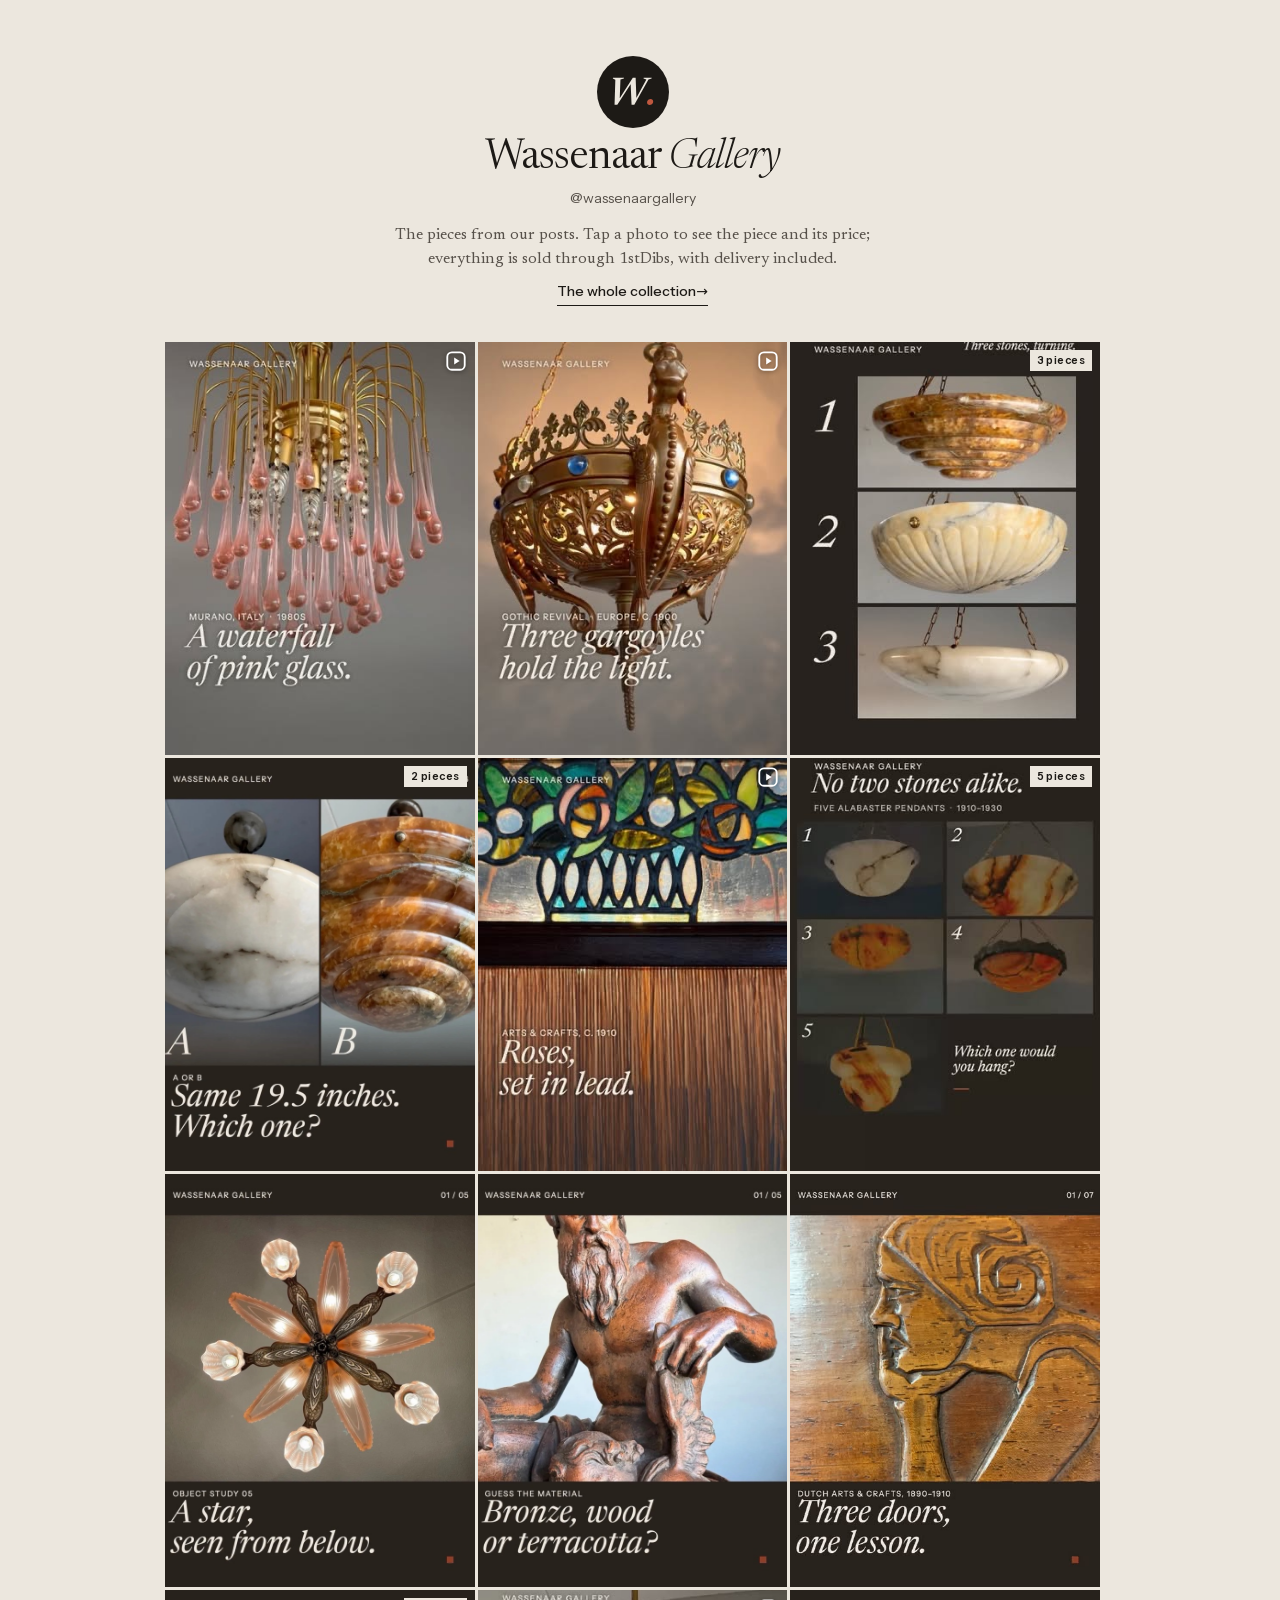
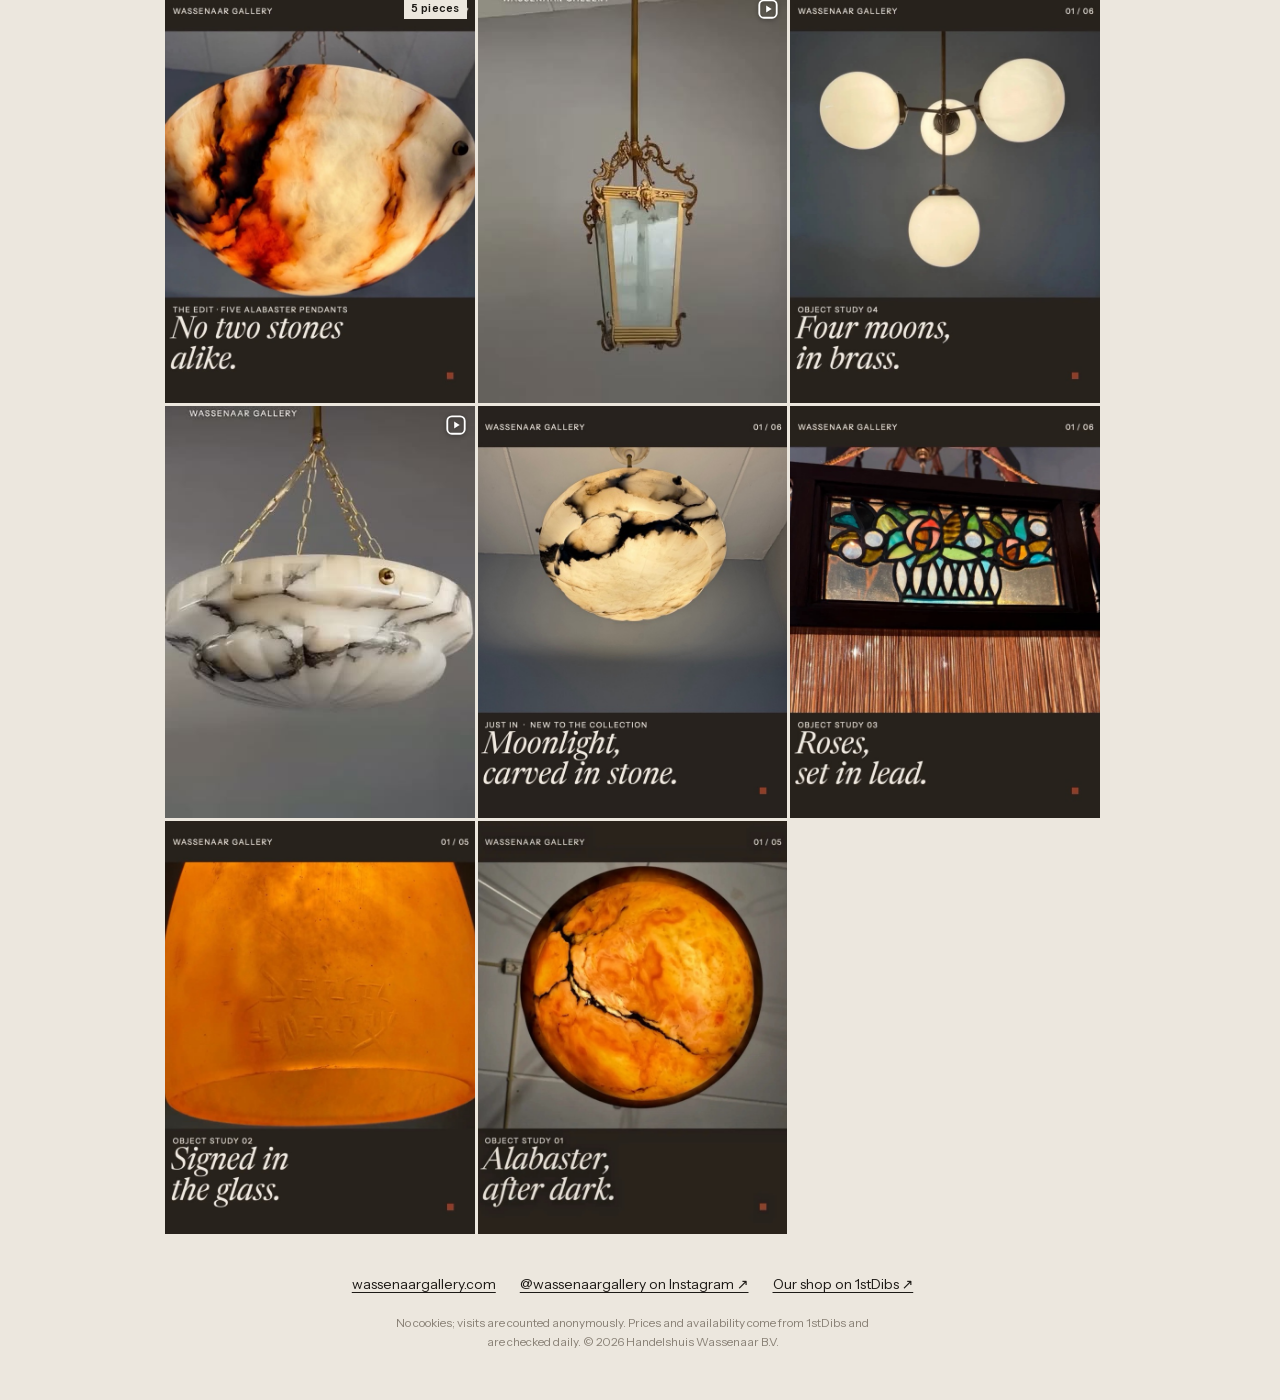
<file: instagram/index.html>
<!doctype html>
<html lang="en">
<head>
  <meta charset="utf-8">
  <meta name="viewport" content="width=device-width, initial-scale=1">
  <title>From our Instagram · Wassenaar Gallery</title>
  <meta name="description" content="The pieces from the Wassenaar Gallery Instagram. Tap a photo to see the piece, its price and where to buy it on 1stDibs.">
  <link rel="canonical" href="https://wassenaargallery.com/instagram/">
  <meta name="theme-color" content="#ece7de">
  <meta property="og:type" content="website">
  <meta property="og:site_name" content="Wassenaar Gallery">
  <meta property="og:title" content="From our Instagram · Wassenaar Gallery">
  <meta property="og:description" content="Tap a photo to see the piece, its price and where to buy it.">
  <meta property="og:url" content="https://wassenaargallery.com/instagram/">
  <meta property="og:image" content="https://wassenaargallery.com/assets/img/share.jpg">
  <meta property="og:image:width" content="1200">
  <meta property="og:image:height" content="630">
  <meta name="twitter:card" content="summary_large_image">
  <link rel="icon" href="/assets/favicon.svg" type="image/svg+xml">
  <link rel="preload" href="/assets/fonts/newsreader.woff2" as="font" type="font/woff2" crossorigin>
  <link rel="preload" href="/assets/fonts/instrument-sans.woff2" as="font" type="font/woff2" crossorigin>
  <link rel="preload" href="/instagram/posts.json" as="fetch" crossorigin>
  <!-- The collection is loaded after the grid is drawn: it only tells which pieces have sold
       and their prices, and it is already cached when a tap opens the piece on the homepage. -->
  <link rel="preconnect" href="https://a.1stdibscdn.com">
  <script>document.documentElement.classList.add("js")</script>
  <link rel="stylesheet" href="/assets/site.css">
  <link rel="stylesheet" href="/instagram/instagram.css">
  <!-- Anonymous visitor statistics: Umami, no cookies, no personal data (see the homepage). -->
  <script defer src="https://cloud.umami.is/script.js" data-website-id="fcb92f44-dd41-4e73-aa52-4377b2ecb5c8"
          data-domains="wassenaargallery.com" data-auto-track="false" data-do-not-track="true"></script>
  <script type="module" src="/instagram/instagram.js"></script>
</head>
<body class="ig">
  <header class="ig-head">
    <a class="ig-head__avatar" href="/" aria-label="Wassenaar Gallery homepage">
      <img src="/brand/social/wassenaar-mark.svg" alt="" width="72" height="72">
    </a>
    <h1 class="ig-head__name">Wassenaar <em>Gallery</em></h1>
    <a class="ig-head__handle" href="https://www.instagram.com/wassenaargallery/" target="_blank" rel="noopener">@wassenaargallery</a>
    <p class="ig-head__lede">The pieces from our posts. Tap a photo to see the piece and its price; everything is sold through 1stDibs, with delivery included.</p>
    <a class="link-arrow" href="/">The whole collection</a>
  </header>

  <main>
    <h2 class="visually-hidden">Posts</h2>
    <ul class="ig-grid" data-grid aria-busy="true"></ul>
    <p class="ig-empty" data-empty hidden>
      The first posts are on their way.
      <a href="/">Walk through the collection</a> in the meantime.
    </p>
    <noscript>
      <p class="ig-empty">This page needs JavaScript to show our posts. <a href="/">The whole collection</a> is on the homepage.</p>
    </noscript>
  </main>

  <!-- A post with several pieces opens this list first; a post with one piece goes straight to it. -->
  <dialog class="ig-sheet" data-sheet aria-labelledby="ig-sheet-title">
    <div class="ig-sheet__frame">
      <div class="ig-sheet__photo" data-sheet-photo></div>
      <div class="ig-sheet__body">
        <div class="ig-sheet__head">
          <h2 class="eyebrow" id="ig-sheet-title" data-sheet-title>In this post</h2>
          <button type="button" class="ig-sheet__close" data-sheet-close aria-label="Close">
            <svg viewBox="0 0 24 24" width="22" height="22" aria-hidden="true"><path d="M6 6l12 12M18 6L6 18" stroke="currentColor" stroke-width="1.5" fill="none"/></svg>
          </button>
        </div>
        <ul class="ig-sheet__pieces" data-sheet-pieces></ul>
      </div>
    </div>
  </dialog>

  <footer class="ig-foot">
    <p class="ig-foot__links">
      <a href="/">wassenaargallery.com</a>
      <a href="https://www.instagram.com/wassenaargallery/" target="_blank" rel="noopener">@wassenaargallery on Instagram ↗</a>
      <a href="https://www.1stdibs.com/dealers/handelshuis-wassenaar/" target="_blank" rel="noopener" data-out="shop">Our shop on 1stDibs ↗</a>
    </p>
    <p class="ig-foot__small">
      No cookies; visits are counted anonymously. Prices and availability come from 1stDibs and
      are checked daily. © <span data-year>2026</span> Handelshuis Wassenaar B.V.
    </p>
  </footer>
</body>
</html>
</file>
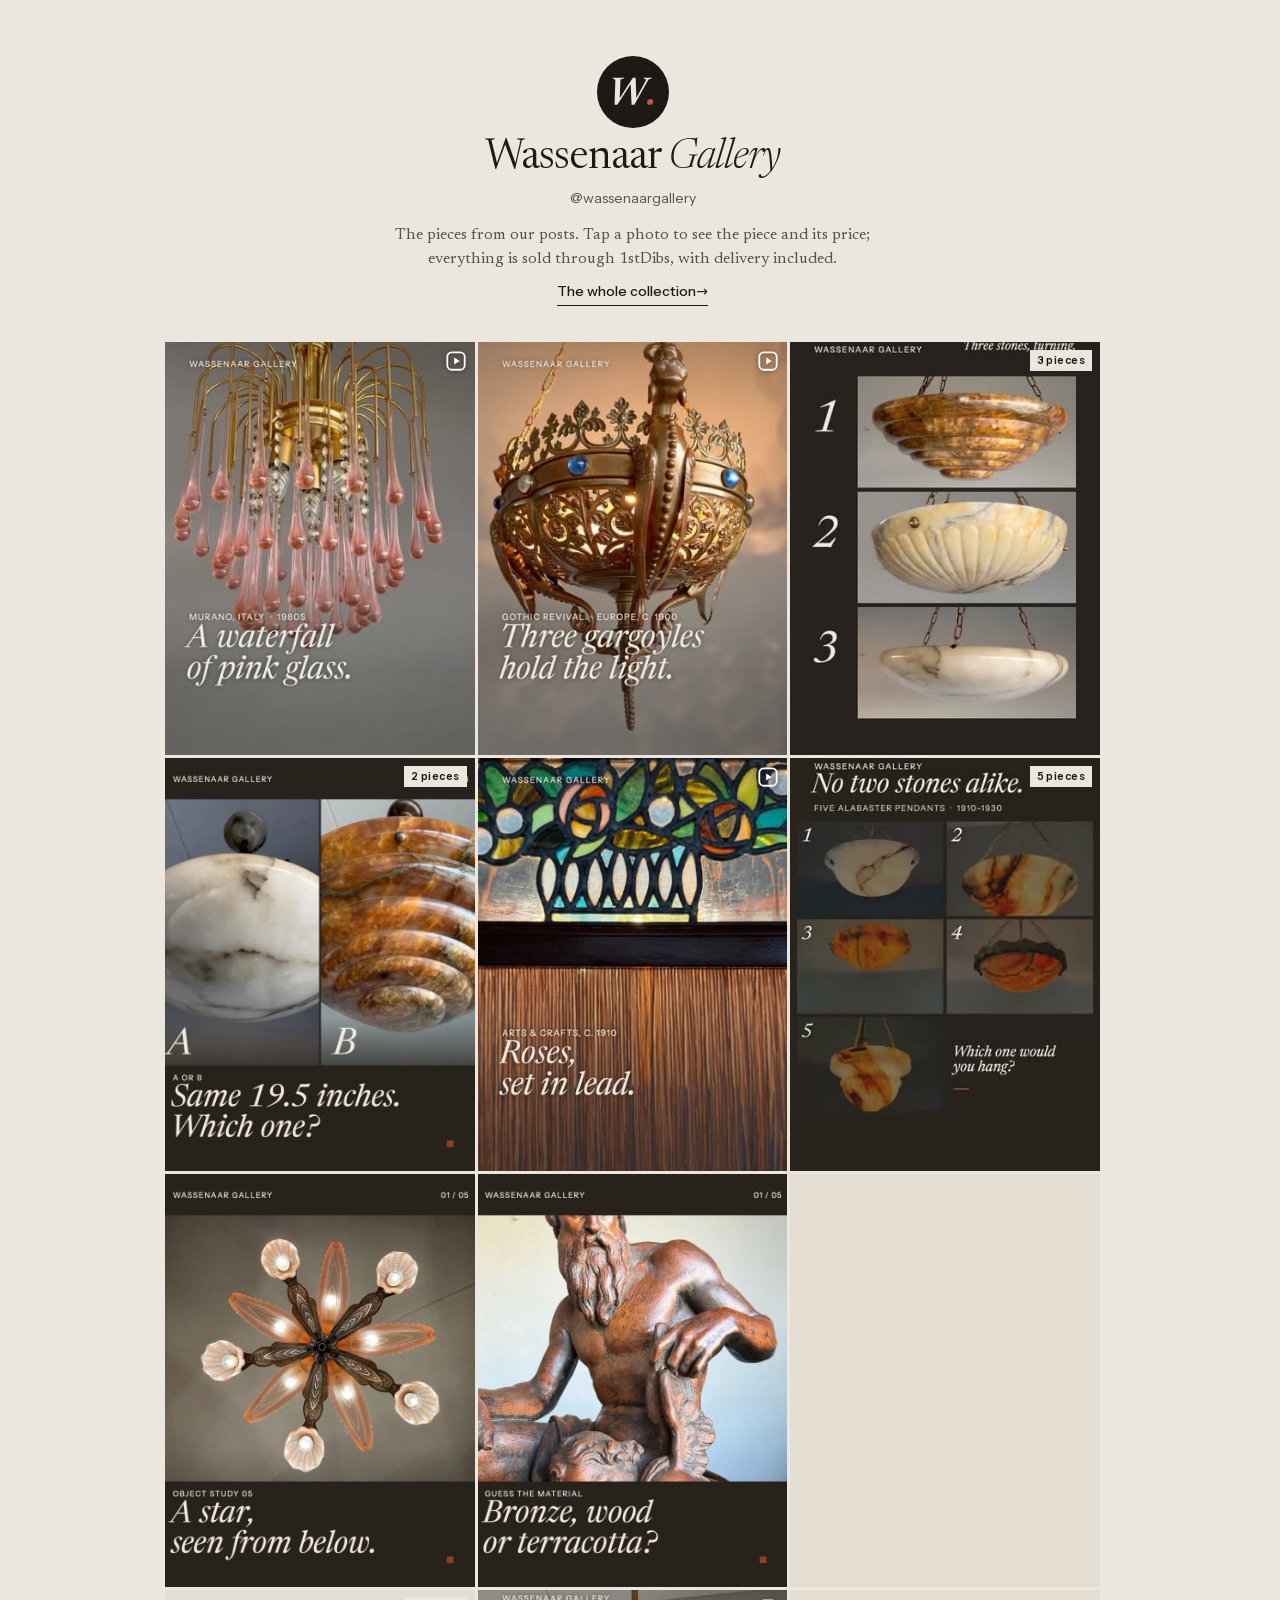
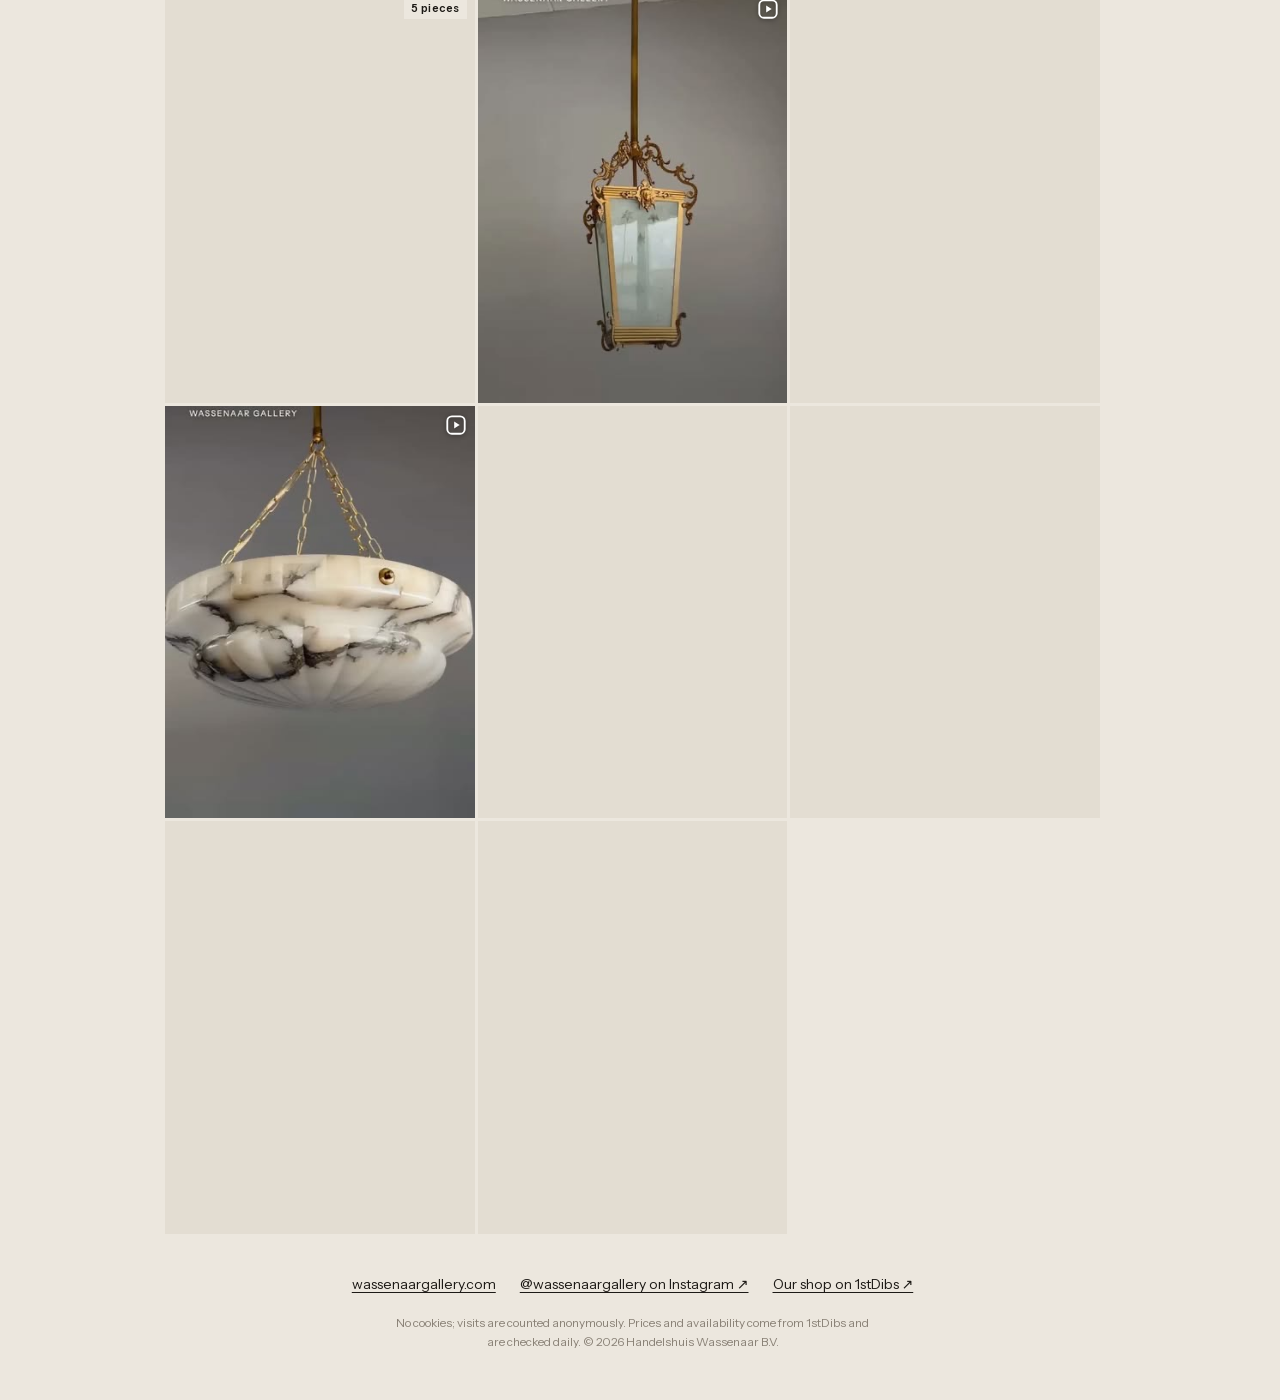
<file: instragram/index.html>
<!doctype html>
<html lang="en">
<head>
  <meta charset="utf-8">
  <meta name="viewport" content="width=device-width, initial-scale=1">
  <meta http-equiv="refresh" content="0; url=/instagram/">
  <link rel="canonical" href="https://wassenaargallery.com/instagram/">
  <title>From our Instagram · Wassenaar Gallery</title>
</head>
<body>
  <p><a href="/instagram/">View Wassenaar Gallery on Instagram</a></p>
</body>
</html>
</file>
<file: assets/site.css>
/* Wassenaar Gallery
   Paper, ink and one oxblood accent. Newsreader for reading, Instrument Sans for labels.
   Product photos are cut out on white; `mix-blend-mode: multiply` lets that white fall
   away so the objects stand directly on the page, like plates in a printed catalogue. */

@font-face {
  font-family: "Newsreader";
  src: url("fonts/newsreader.woff2") format("woff2");
  font-weight: 200 800;
  font-style: normal;
  font-display: swap;
}
@font-face {
  font-family: "Newsreader";
  src: url("fonts/newsreader-italic.woff2") format("woff2");
  font-weight: 200 800;
  font-style: italic;
  font-display: swap;
}
@font-face {
  font-family: "Instrument Sans";
  src: url("fonts/instrument-sans.woff2") format("woff2");
  font-weight: 400 700;
  font-style: normal;
  font-display: swap;
}

:root {
  --paper: #ece7de;
  --plate: #f4f0e9;
  --plate-edge: #e3ddd2;
  --ink: #1d1a16;
  --ink-2: #57514a;
  --ink-3: #8a8277;
  --rule: #cfc7ba;
  --accent: #7b2d1e;
  --sand: #ddd4c6;
  --night: #15120f;
  --night-2: #221e19;
  --night-ink: #ede6da;
  --night-dim: #a59c8f;

  --serif: "Newsreader", "Iowan Old Style", Georgia, serif;
  --sans: "Instrument Sans", ui-sans-serif, system-ui, -apple-system, "Segoe UI", sans-serif;

  --gutter: clamp(16px, 3.4vw, 48px);
  --max: 1520px;
  --masthead: 64px;
  --ease: cubic-bezier(0.2, 0.7, 0.1, 1);
  --slow: 700ms;
}

*,
*::before,
*::after {
  box-sizing: border-box;
}

html {
  -webkit-text-size-adjust: 100%;
  text-size-adjust: 100%;
  scroll-behavior: smooth;
  scroll-padding-top: calc(var(--masthead) + 16px);
  scrollbar-gutter: stable;
}

body {
  margin: 0;
  background: var(--paper);
  color: var(--ink);
  font-family: var(--serif);
  font-size: 1.0625rem;
  line-height: 1.55;
  font-optical-sizing: auto;
  font-kerning: normal;
  text-rendering: optimizeLegibility;
  -webkit-font-smoothing: antialiased;
  overflow-x: clip;
}

::selection {
  background: var(--accent);
  color: var(--plate);
}

img {
  display: block;
  max-width: 100%;
}

a {
  color: inherit;
  text-decoration-thickness: 1px;
  text-underline-offset: 0.2em;
}

button,
input,
select {
  font: inherit;
  color: inherit;
}

button {
  cursor: pointer;
}

:focus-visible {
  outline: 2px solid var(--accent);
  outline-offset: 3px;
}

h1,
h2,
h3 {
  margin: 0;
  font-weight: 360;
  letter-spacing: -0.015em;
}

h1 em,
h2 em,
.footer__mark em,
.wordmark__sub {
  font-style: italic;
  font-weight: 300;
}

p {
  margin: 0;
}

[hidden] {
  display: none !important;
}

.visually-hidden {
  position: absolute !important;
  width: 1px;
  height: 1px;
  overflow: hidden;
  clip-path: inset(50%);
  white-space: nowrap;
}

.skip {
  position: absolute;
  left: var(--gutter);
  top: -100px;
  z-index: 100;
  background: var(--ink);
  color: var(--paper);
  padding: 10px 14px;
  font-family: var(--sans);
  font-size: 0.875rem;
}
.skip:focus {
  top: 12px;
}

.eyebrow {
  font-family: var(--sans);
  font-size: 0.72rem;
  font-weight: 500;
  letter-spacing: 0.14em;
  text-transform: uppercase;
  color: var(--ink-2);
}

.button {
  display: inline-flex;
  align-items: center;
  justify-content: center;
  gap: 0.6em;
  min-height: 48px;
  padding: 0 1.4em;
  border: 1px solid var(--ink);
  background: transparent;
  font-family: var(--sans);
  font-size: 0.875rem;
  font-weight: 500;
  letter-spacing: 0.02em;
  text-decoration: none;
  transition: background-color 250ms var(--ease), color 250ms var(--ease);
}
.button:hover {
  background: var(--ink);
  color: var(--paper);
}
.button--solid {
  background: var(--ink);
  color: var(--paper);
}
.button--solid:hover {
  background: var(--accent);
  border-color: var(--accent);
}
.button--quiet {
  border-color: var(--rule);
}
.button--quiet:hover {
  border-color: var(--ink);
}

.link-out,
.link-arrow {
  font-family: var(--sans);
  font-size: 0.875rem;
  font-weight: 500;
  text-decoration: none;
  border-bottom: 1px solid currentColor;
  padding-bottom: 2px;
}
.link-out::after {
  content: " ↗";
}
.link-arrow::after {
  content: " →";
  display: inline-block;
  transition: transform 300ms var(--ease);
}
.link-arrow:hover::after {
  transform: translateX(4px);
}

.text-button {
  background: none;
  border: 0;
  padding: 0;
  text-decoration: underline;
  text-underline-offset: 0.2em;
}

/* ---------------------------------------------------------------- masthead */

.masthead {
  position: sticky;
  top: 0;
  z-index: 40;
  background: color-mix(in srgb, var(--paper) 92%, transparent);
  backdrop-filter: blur(10px);
  -webkit-backdrop-filter: blur(10px);
  border-bottom: 1px solid transparent;
  transition: transform 400ms var(--ease), border-color 300ms;
}
.masthead.is-scrolled {
  border-bottom-color: var(--rule);
}
.masthead.is-hidden {
  transform: translateY(-100%);
}

.masthead__inner {
  max-width: var(--max);
  margin: 0 auto;
  height: var(--masthead);
  padding: 0 var(--gutter);
  display: flex;
  align-items: center;
  gap: 24px;
}

.wordmark {
  display: inline-flex;
  align-items: baseline;
  gap: 0.28em;
  font-size: 1.4rem;
  line-height: 1;
  text-decoration: none;
  letter-spacing: -0.01em;
  white-space: nowrap;
}
.wordmark__sub {
  color: var(--ink-2);
}

.masthead__nav {
  display: flex;
  gap: 26px;
  margin-left: auto;
  font-family: var(--sans);
  font-size: 0.84rem;
}
.masthead__nav a {
  text-decoration: none;
  color: var(--ink-2);
  transition: color 200ms;
}
.masthead__nav a:hover {
  color: var(--ink);
}

.masthead__tools {
  display: flex;
  align-items: center;
  gap: 14px;
  font-family: var(--sans);
  font-size: 0.84rem;
}

.currency {
  display: inline-flex;
  border: 1px solid var(--rule);
}
.currency button {
  width: 30px;
  height: 30px;
  border: 0;
  background: none;
  color: var(--ink-2);
  font-size: 0.82rem;
}
.currency button[aria-pressed="true"] {
  background: var(--ink);
  color: var(--paper);
}

.shortlist-toggle,
.menu-toggle {
  border: 0;
  background: none;
  padding: 6px 0;
  display: inline-flex;
  align-items: center;
  gap: 6px;
}
.shortlist-toggle__count {
  display: inline-grid;
  place-items: center;
  min-width: 20px;
  height: 20px;
  padding: 0 5px;
  border-radius: 10px;
  background: var(--plate-edge);
  font-size: 0.72rem;
  font-variant-numeric: tabular-nums;
  transition: background-color 300ms, color 300ms;
}
.shortlist-toggle.has-items .shortlist-toggle__count {
  background: var(--accent);
  color: var(--plate);
}
.shortlist-toggle.bump .shortlist-toggle__count {
  animation: bump 500ms var(--ease);
}
@keyframes bump {
  40% {
    transform: scale(1.35);
  }
}

.menu-toggle {
  display: none;
}

.mobile-menu {
  display: grid;
  padding: 8px var(--gutter) 24px;
  border-top: 1px solid var(--rule);
}
.mobile-menu[hidden] {
  display: none;
}
.mobile-menu a {
  font-size: 1.6rem;
  padding: 8px 0;
  text-decoration: none;
  border-bottom: 1px solid var(--rule);
}

@media (max-width: 900px) {
  .masthead__nav {
    display: none;
  }
  .masthead__tools {
    margin-left: auto;
  }
  .menu-toggle {
    display: inline-flex;
  }
}
.mobile-menu__currency {
  display: flex;
  align-items: center;
  justify-content: space-between;
  padding: 16px 0 0;
  font-family: var(--sans);
  font-size: 0.86rem;
  color: var(--ink-2);
}
.mobile-menu__currency .currency button {
  width: 40px;
  height: 36px;
}

@media (min-width: 561px) {
  .mobile-menu__currency {
    display: none;
  }
}
@media (max-width: 560px) {
  .wordmark {
    font-size: 1.25rem;
  }
  .masthead__tools .currency {
    display: none;
  }
  .masthead__tools {
    gap: 16px;
  }
}

/* -------------------------------------------------------------------- hero */

.hero {
  max-width: var(--max);
  margin: 0 auto;
  padding: clamp(40px, 8vh, 96px) var(--gutter) clamp(56px, 10vh, 120px);
  display: grid;
  grid-template-columns: repeat(12, minmax(0, 1fr));
  gap: var(--gutter);
  align-items: center;
  min-height: calc(92vh - var(--masthead));
}

.hero__text {
  grid-column: 1 / span 6;
  display: grid;
  gap: 28px;
  align-content: center;
}

.hero__title {
  font-size: clamp(2.7rem, 6.4vw, 6.4rem);
  line-height: 0.96;
  letter-spacing: -0.028em;
  font-weight: 340;
  text-wrap: balance;
}

.hero__lede {
  max-width: 34em;
  font-size: clamp(1.05rem, 1.35vw, 1.22rem);
  color: var(--ink-2);
  text-wrap: pretty;
}

.hero__actions {
  display: flex;
  flex-wrap: wrap;
  align-items: center;
  gap: 18px 28px;
}

.salon {
  grid-column: 7 / span 6;
  display: grid;
  grid-template-columns: repeat(6, minmax(0, 1fr));
  grid-template-rows: repeat(6, minmax(0, 1fr));
  gap: clamp(8px, 1.2vw, 18px);
  aspect-ratio: 1 / 1.04;
}

.salon__piece {
  position: relative;
  margin: 0;
  background: var(--paper); /* keeps multiply correct while the piece fades in */
  display: block;
  min-height: 0;
  text-decoration: none;
  transition: transform 900ms var(--ease);
}
.salon__piece:nth-child(1) {
  grid-area: 1 / 1 / 4 / 5;
}
.salon__piece:nth-child(2) {
  grid-area: 2 / 5 / 4 / 7;
}
.salon__piece:nth-child(3) {
  grid-area: 4 / 1 / 7 / 3;
}
.salon__piece:nth-child(4) {
  grid-area: 4 / 3 / 6 / 5;
}
.salon__piece:nth-child(5) {
  grid-area: 4 / 5 / 7 / 7;
}

.salon__piece img {
  width: 100%;
  height: 100%;
  object-fit: contain;
  object-position: 50% 100%;
  mix-blend-mode: multiply;
  transition: transform 900ms var(--ease);
}
.salon__piece[data-hang] img {
  object-position: 50% 0%;
}
/* On hover the whole piece (photo plus its paper background) lifts and sits above its
   neighbours, so the caption is never covered and no white photo edge shows. */
.salon__piece:hover,
.salon__piece:focus-visible {
  z-index: 3;
  transform: translateY(-6px);
}

.salon__caption {
  position: absolute;
  left: 0;
  right: 0;
  bottom: -4px;
  transform: translateY(100%);
  font-family: var(--sans);
  font-size: 0.74rem;
  line-height: 1.35;
  color: var(--ink-2);
  background: var(--paper);
  padding: 6px 8px;
  opacity: 0;
  transition: opacity 300ms, transform 400ms var(--ease);
  pointer-events: none;
  text-align: center;
}
.salon__piece[data-hang] .salon__caption {
  bottom: auto;
  top: 100%;
  transform: translateY(0);
}
.salon__piece:hover .salon__caption,
.salon__piece:focus-visible .salon__caption {
  opacity: 1;
}

@media (max-width: 900px) {
  .hero {
    min-height: 0;
  }
  .hero__text,
  .salon {
    grid-column: 1 / -1;
  }
  .salon {
    aspect-ratio: 1 / 0.9;
    max-width: 640px;
  }
  .salon__caption {
    display: none;
  }
}

/* --------------------------------------------------------- section heads */

.section-head {
  display: flex;
  align-items: baseline;
  gap: 18px;
  margin-bottom: clamp(24px, 4vw, 48px);
}
.section-head h2 {
  font-size: clamp(2rem, 4.2vw, 3.6rem);
  line-height: 1;
}

/* ------------------------------------------------------------------- rooms */

.rooms,
.eras {
  max-width: var(--max);
  margin: 0 auto;
  padding: clamp(56px, 9vw, 128px) var(--gutter);
}

.rooms__list {
  list-style: none;
  margin: 0;
  padding: 0;
  border-bottom: 1px solid var(--rule);
}

.room-row {
  display: grid;
  grid-template-columns: 3.5rem minmax(0, 1fr) minmax(0, 0.9fr) 3rem;
  align-items: baseline;
  gap: 12px 24px;
  padding: clamp(12px, 1.4vw, 18px) 0;
  border-top: 1px solid var(--rule);
  text-decoration: none;
  transition: color 250ms;
}
.room-row__no {
  font-family: var(--sans);
  font-size: 0.75rem;
  color: var(--ink-3);
  font-variant-numeric: tabular-nums;
}
.room-row__name {
  font-size: clamp(1.4rem, 2.4vw, 2.3rem);
  line-height: 1.1;
  letter-spacing: -0.015em;
  font-weight: 360;
  transition: transform 500ms var(--ease), color 250ms;
}
.room-row__kinds {
  font-family: var(--sans);
  font-size: 0.82rem;
  color: var(--ink-2);
  line-height: 1.45;
}
.room-row__arrow {
  font-family: var(--sans);
  font-size: 1.1rem;
  text-align: right;
  color: var(--ink-3);
  transition: transform 400ms var(--ease), color 250ms;
}
.room-row:hover .room-row__arrow,
.room-row:focus-visible .room-row__arrow {
  transform: translateX(6px);
  color: var(--accent);
}
.room-row__thumb {
  display: none;
}
.room-row:hover .room-row__name,
.room-row:focus-visible .room-row__name {
  transform: translateX(8px);
  color: var(--accent);
}

.rooms__peek {
  position: fixed;
  left: 0;
  top: 0;
  z-index: 30;
  width: clamp(200px, 18vw, 280px);
  aspect-ratio: 4 / 5;
  background: var(--plate);
  border: 1px solid var(--plate-edge);
  pointer-events: none;
  opacity: 0;
  transform: translate3d(-9999px, 0, 0);
  transition: opacity 250ms;
}
.rooms__peek.is-on {
  opacity: 1;
}
.rooms__peek img {
  width: 100%;
  height: 100%;
  object-fit: contain;
  padding: 10%;
  mix-blend-mode: multiply;
}

@media (hover: none), (pointer: coarse), (max-width: 900px) {
  .rooms__peek {
    display: none;
  }
  .room-row {
    grid-template-columns: 64px minmax(0, 1fr) auto;
    align-items: center;
  }
  .room-row__no,
  .room-row__kinds {
    display: none;
  }
  .room-row__thumb {
    display: block;
    width: 64px;
    height: 64px;
    background: var(--paper);
  }
  .room-row__thumb img {
    width: 100%;
    height: 100%;
    object-fit: contain;
    padding: 6px;
    mix-blend-mode: multiply;
  }
}

/* ------------------------------------------------------------- lightroom */

.lightroom {
  background: var(--sand);
  color: var(--ink);
  padding: clamp(64px, 10vw, 140px) 0 clamp(56px, 8vw, 110px);
  display: grid;
  grid-template-columns: minmax(var(--gutter), 1fr) minmax(0, calc(var(--max) - 2 * var(--gutter))) minmax(var(--gutter), 1fr);
  row-gap: clamp(32px, 5vw, 64px);
  overflow: hidden;
}
.lightroom .eyebrow {
  color: var(--ink-2);
}
.lightroom__intro {
  grid-column: 2;
  display: grid;
  grid-template-columns: repeat(12, minmax(0, 1fr));
  column-gap: var(--gutter);
  row-gap: 20px;
  align-items: end;
}
.lightroom__intro .eyebrow {
  grid-column: 1 / -1;
}
.lightroom__intro h2 {
  grid-column: 1 / span 7;
  font-size: clamp(2.2rem, 5vw, 4.6rem);
  line-height: 0.98;
  letter-spacing: -0.025em;
  text-wrap: balance;
}
.lightroom__intro p {
  grid-column: 8 / span 5;
  color: var(--ink-2);
  font-size: 1.05rem;
  text-wrap: pretty;
}
.lightroom__intro .link-arrow {
  grid-column: 8 / span 5;
  justify-self: start;
  color: var(--ink);
}

.reel {
  grid-column: 2 / 4;
  position: relative;
}
.reel__track {
  display: flex;
  gap: clamp(12px, 1.6vw, 24px);
  overflow-x: auto;
  scroll-snap-type: x mandatory;
  scroll-padding-left: 0;
  padding-bottom: 8px;
  padding-right: var(--gutter);
  scrollbar-width: none;
  overscroll-behavior-x: contain;
}
.reel__track::-webkit-scrollbar {
  display: none;
}
.reel__item {
  flex: 0 0 clamp(220px, 23vw, 340px);
  scroll-snap-align: start;
  text-decoration: none;
  color: inherit;
}
/* The cut-out photos sit directly on the sand of the lighting room. */
.reel__img {
  aspect-ratio: 1;
  background: var(--sand);
  overflow: hidden;
}
.reel__img img {
  width: 100%;
  height: 100%;
  object-fit: contain;
  object-position: 50% 50%;
  padding: 8%;
  mix-blend-mode: multiply;
  transition: transform 1200ms var(--ease);
}
.reel__item:hover .reel__img img {
  transform: scale(1.04);
}
.reel__caption {
  display: flex;
  justify-content: space-between;
  gap: 16px;
  padding-top: 12px;
  font-size: 0.98rem;
  line-height: 1.3;
}
.reel__caption span:last-child {
  font-family: var(--sans);
  font-size: 0.82rem;
  color: var(--ink-2);
  white-space: nowrap;
  font-variant-numeric: tabular-nums;
}
.reel__controls {
  display: flex;
  gap: 8px;
  margin-top: 24px;
}
.reel__controls button {
  width: 48px;
  height: 48px;
  border: 1px solid #b7ad9d;
  background: none;
  color: var(--ink);
  font-family: var(--sans);
  transition: background-color 200ms, border-color 200ms;
}
.reel__controls button:hover {
  border-color: var(--ink);
}

@media (max-width: 900px) {
  .lightroom__intro h2,
  .lightroom__intro p,
  .lightroom__intro .link-arrow {
    grid-column: 1 / -1;
  }
  .reel__controls {
    display: none;
  }
}

/* -------------------------------------------------------------------- eras */

.shelf {
  list-style: none;
  margin: 0;
  padding: 0;
  display: grid;
  grid-template-columns: repeat(5, minmax(0, 1fr));
}
.shelf__item {
  display: grid;
  grid-template-rows: clamp(150px, 19vw, 280px) auto;
  text-align: left;
  width: 100%;
  padding: 0;
  border: 0;
  background: none;
  text-decoration: none;
}
.shelf__object {
  background: var(--paper);
  display: flex;
  align-items: flex-end;
  justify-content: center;
  padding: 0 12%;
  min-height: 0;
}
.shelf__object img {
  max-height: 100%;
  width: auto;
  max-width: 100%;
  object-fit: contain;
  mix-blend-mode: multiply;
  transition: transform 700ms var(--ease);
}
.shelf__item:hover .shelf__object img,
.shelf__item:focus-visible .shelf__object img {
  transform: translateY(-8px);
}
.shelf__label {
  border-top: 2px solid var(--ink);
  padding: 16px 16px 0 0;
  display: grid;
  gap: 4px;
}
.shelf__era {
  font-size: clamp(1.25rem, 2vw, 1.8rem);
  line-height: 1.1;
  letter-spacing: -0.015em;
}
.shelf__note {
  font-family: var(--sans);
  font-size: 0.78rem;
  color: var(--ink-2);
}

@media (max-width: 760px) {
  .shelf {
    grid-template-columns: none;
    grid-auto-flow: column;
    grid-auto-columns: 44%;
    overflow-x: auto;
    scroll-snap-type: x mandatory;
    scrollbar-width: none;
    margin-right: calc(-1 * var(--gutter));
  }
  .shelf li {
    scroll-snap-align: start;
  }
}

/* -------------------------------------------------------------- collection */

.collection {
  max-width: var(--max);
  margin: 0 auto;
  padding: clamp(56px, 8vw, 110px) var(--gutter) clamp(64px, 10vw, 140px);
  border-top: 1px solid var(--rule);
}

.collection__head {
  display: flex;
  align-items: baseline;
  justify-content: space-between;
  flex-wrap: wrap;
  gap: 8px 24px;
  margin-bottom: 20px;
}
.collection__head h2 {
  font-size: clamp(2.2rem, 5vw, 4.4rem);
  line-height: 1;
}
.collection__count {
  font-family: var(--sans);
  font-size: 0.86rem;
  color: var(--ink-2);
  font-variant-numeric: tabular-nums;
}

.toolbar {
  position: sticky;
  top: var(--masthead);
  z-index: 20;
  margin: 0 calc(-1 * var(--gutter));
  padding: 10px var(--gutter);
  background: color-mix(in srgb, var(--paper) 94%, transparent);
  backdrop-filter: blur(10px);
  -webkit-backdrop-filter: blur(10px);
  border-top: 1px solid var(--rule);
  border-bottom: 1px solid var(--rule);
  display: flex;
  align-items: center;
  justify-content: space-between;
  gap: 12px 24px;
  flex-wrap: wrap;
  transition: top 400ms var(--ease);
  font-family: var(--sans);
  font-size: 0.86rem;
}
body.masthead-hidden .toolbar {
  top: 0;
}

.toolbar__rooms {
  display: flex;
  gap: 4px 20px;
  overflow-x: auto;
  scrollbar-width: none;
  flex: 1 1 auto;
  min-width: 0;
}
.toolbar__rooms::-webkit-scrollbar {
  display: none;
}
.room-tab {
  border: 0;
  background: none;
  padding: 8px 0;
  white-space: nowrap;
  color: var(--ink-2);
  border-bottom: 1px solid transparent;
  transition: color 200ms, border-color 200ms;
}
.room-tab sup {
  font-size: 0.68em;
  margin-left: 2px;
  color: var(--ink-3);
  font-variant-numeric: tabular-nums;
}
.room-tab:hover {
  color: var(--ink);
}
.room-tab[aria-pressed="true"] {
  color: var(--ink);
  border-bottom-color: var(--ink);
}

.toolbar__tools {
  display: flex;
  align-items: center;
  gap: 10px 18px;
  flex-wrap: wrap;
}

.search input {
  width: clamp(180px, 22vw, 300px);
  height: 36px;
  border: 0;
  border-bottom: 1px solid var(--rule);
  background: transparent;
  padding: 0 2px;
  border-radius: 0;
  transition: border-color 200ms;
}
.search input:focus {
  outline: none;
  border-bottom-color: var(--ink);
}
.search input::placeholder {
  color: var(--ink-3);
}

.tool {
  height: 36px;
  border: 1px solid var(--rule);
  background: none;
  padding: 0 12px;
  display: inline-flex;
  align-items: center;
  gap: 8px;
}
.tool__badge {
  display: inline-grid;
  place-items: center;
  min-width: 18px;
  height: 18px;
  border-radius: 9px;
  background: var(--ink);
  color: var(--paper);
  font-size: 0.7rem;
}
.tool--select {
  padding: 0;
  position: relative;
}
.tool--select select {
  appearance: none;
  -webkit-appearance: none;
  border: 0;
  background: transparent;
  height: 100%;
  padding: 0 30px 0 12px;
  font-size: 0.86rem;
}
.tool--select::after {
  content: "";
  position: absolute;
  right: 12px;
  top: 50%;
  width: 6px;
  height: 6px;
  border-right: 1px solid currentColor;
  border-bottom: 1px solid currentColor;
  transform: translateY(-70%) rotate(45deg);
  pointer-events: none;
}

.view-toggle {
  display: inline-flex;
  border: 1px solid var(--rule);
  height: 36px;
}
.view-toggle button {
  border: 0;
  background: none;
  padding: 0 12px;
  color: var(--ink-2);
}
.view-toggle button[aria-pressed="true"] {
  background: var(--ink);
  color: var(--paper);
}

@media (max-width: 760px) {
  .toolbar__rooms {
    flex-basis: 100%;
  }
  .toolbar__tools {
    width: 100%;
  }
  .search {
    flex: 1 1 100%;
  }
  .search input {
    width: 100%;
  }
  .view-toggle {
    display: none;
  }
}

/* filters panel: one quiet row per facet */

.filters-toggle {
  height: 36px;
  border: 0;
  background: none;
  padding: 0;
  display: inline-flex;
  align-items: center;
  gap: 8px;
  color: var(--ink);
}
.filters-toggle:hover [data-refine-label] {
  text-decoration: underline;
  text-underline-offset: 0.2em;
}

.refine {
  display: grid;
  padding: 10px 0 18px;
  border-bottom: 1px solid var(--rule);
  font-family: var(--sans);
  font-size: 0.84rem;
  animation: drop 450ms var(--ease);
}
@keyframes drop {
  from {
    opacity: 0;
    transform: translateY(-6px);
  }
}
.refine__row {
  display: grid;
  grid-template-columns: 5.5rem minmax(0, 1fr);
  align-items: baseline;
  gap: 8px 16px;
  padding: 9px 0;
}
.refine__row h3 {
  font-family: var(--sans);
  font-size: 0.7rem;
  font-weight: 500;
  letter-spacing: 0.14em;
  text-transform: uppercase;
  color: var(--ink-3);
}

.options {
  display: flex;
  flex-wrap: wrap;
  gap: 4px 20px;
}
.opt {
  border: 0;
  border-bottom: 1px solid transparent;
  background: none;
  padding: 2px 0;
  color: var(--ink-2);
  transition: color 200ms, border-color 200ms;
}
.opt:hover {
  color: var(--ink);
}
.opt[aria-pressed="true"] {
  color: var(--ink);
  border-bottom-color: var(--ink);
}
.opt sup {
  font-size: 0.68em;
  margin-left: 2px;
  color: var(--ink-3);
  font-variant-numeric: tabular-nums;
}
.opt--more {
  color: var(--ink-3);
}

/* Era keeps its proportions: each period's line is as long as its share of the pieces. */
.era-strip {
  display: flex;
  gap: 6px;
}
.era-seg {
  position: relative;
  flex: 1 1 0;
  min-width: 84px;
  border: 0;
  background: none;
  padding: 2px 0 9px;
  text-align: left;
  color: var(--ink-2);
  transition: color 200ms, flex-grow 600ms var(--ease);
}
.era-seg::after {
  content: "";
  position: absolute;
  left: 0;
  right: 0;
  bottom: 0;
  height: 2px;
  background: var(--rule);
  transition: background-color 200ms;
}
.era-seg:hover {
  color: var(--ink);
}
.era-seg:hover::after {
  background: var(--ink-3);
}
.era-seg[aria-pressed="true"] {
  color: var(--ink);
}
.era-seg[aria-pressed="true"]::after {
  background: var(--ink);
}
.era-seg[disabled] {
  opacity: 0.4;
  cursor: default;
}
.era-seg__count {
  font-size: 0.68em;
  margin-left: 2px;
  color: var(--ink-3);
  vertical-align: super;
  font-variant-numeric: tabular-nums;
}

@media (max-width: 900px) {
  .refine__row {
    grid-template-columns: 1fr;
    gap: 6px;
  }
  .era-strip {
    flex-wrap: wrap;
    gap: 6px 18px;
  }
  .era-seg {
    flex: 0 0 auto !important;
    min-width: 0;
  }
}

.active {
  display: flex;
  flex-wrap: wrap;
  gap: 8px;
  padding: 14px 0 0;
  font-family: var(--sans);
  font-size: 0.8rem;
}
.active:empty {
  display: none;
}
.active button {
  border: 0;
  background: var(--plate);
  padding: 5px 10px;
}
.active button::after {
  content: " ×";
  color: var(--ink-3);
}
.active .active__clear {
  background: none;
  text-decoration: underline;
  text-underline-offset: 0.2em;
}
.active .active__clear::after {
  content: "";
}

.shared-note {
  margin-top: 18px;
  padding: 16px 18px;
  background: var(--plate);
  font-family: var(--sans);
  font-size: 0.88rem;
  display: flex;
  flex-wrap: wrap;
  gap: 8px 16px;
  align-items: center;
}

/* grid: plates view */

.grid {
  margin-top: 28px;
  display: grid;
  grid-template-columns: repeat(4, minmax(0, 1fr));
  grid-auto-flow: dense;
  gap: clamp(28px, 3vw, 44px) clamp(12px, 1.6vw, 24px);
}
@media (min-width: 1400px) {
  .grid {
    grid-template-columns: repeat(5, minmax(0, 1fr));
  }
}
@media (max-width: 1100px) {
  .grid {
    grid-template-columns: repeat(3, minmax(0, 1fr));
  }
}
@media (max-width: 680px) {
  .grid {
    grid-template-columns: repeat(2, minmax(0, 1fr));
  }
}

.card {
  position: relative;
  display: flex;
  flex-direction: column;
  min-width: 0;
}
.card.is-entering {
  animation: rise 700ms var(--ease) both;
  animation-delay: calc(var(--i, 0) * 35ms);
}
@keyframes rise {
  from {
    opacity: 0;
    transform: translateY(14px);
  }
}

.card__link {
  display: flex;
  flex-direction: column;
  flex: 1;
  text-decoration: none;
  color: inherit;
}

/* No white tiles: the paper colour sits behind each photo so multiply keeps working,
   and every piece rests on the same line just above its caption. */
.card__plate {
  position: relative;
  aspect-ratio: 4 / 5;
  background: var(--paper);
  overflow: hidden;
}
.card__img {
  position: absolute;
  inset: 3% 3% 0;
  width: 94%;
  height: 97%;
  object-fit: contain;
  object-position: 50% 100%;
  mix-blend-mode: multiply;
  transition: transform 900ms var(--ease), opacity 500ms;
}
@media (hover: hover) {
  .card__link:hover .card__img {
    transform: scale(1.04);
  }
}

.card__meta {
  display: grid;
  grid-template-columns: minmax(0, 1fr) auto;
  gap: 5px 12px;
  padding-top: 14px;
}
.card__kicker {
  grid-column: 1 / -1;
  font-family: var(--sans);
  font-size: 0.7rem;
  letter-spacing: 0.06em;
  text-transform: uppercase;
  color: var(--ink-2);
  white-space: nowrap;
  overflow: hidden;
  text-overflow: ellipsis;
}
.card__title {
  grid-column: 1 / -1;
  font-size: 1.02rem;
  line-height: 1.28;
  font-weight: 400;
  letter-spacing: -0.005em;
  display: -webkit-box;
  -webkit-line-clamp: 2;
  -webkit-box-orient: vertical;
  overflow: hidden;
  text-wrap: pretty;
}
.card__link:hover .card__title {
  text-decoration: underline;
  text-decoration-thickness: 1px;
  text-underline-offset: 0.18em;
}
.card__price {
  font-family: var(--sans);
  font-size: 0.86rem;
  font-variant-numeric: tabular-nums;
}
.card__facts {
  display: none;
}

.card__out {
  position: absolute;
  right: 0;
  bottom: 0;
  font-family: var(--sans);
  font-size: 0.74rem;
  color: var(--ink-3);
  text-decoration: none;
  padding: 2px 0 2px 8px;
  transition: color 200ms;
}
.card__out:hover {
  color: var(--accent);
}

.card__keep {
  position: absolute;
  top: 10px;
  right: 10px;
  z-index: 2;
  border: 0;
  background: color-mix(in srgb, var(--plate) 90%, transparent);
  padding: 6px 10px;
  font-family: var(--sans);
  font-size: 0.72rem;
  letter-spacing: 0.04em;
  opacity: 0;
  transition: opacity 250ms, background-color 250ms, color 250ms;
}
.card:hover .card__keep,
.card__keep:focus-visible,
.card__keep[aria-pressed="true"] {
  opacity: 1;
}
.card__keep[aria-pressed="true"] {
  background: var(--ink);
  color: var(--paper);
}
@media (hover: none) {
  .card__keep {
    opacity: 1;
  }
}

.card__badge {
  position: absolute;
  top: 10px;
  left: 10px;
  z-index: 2;
  font-family: var(--sans);
  font-size: 0.68rem;
  letter-spacing: 0.08em;
  text-transform: uppercase;
  background: var(--accent);
  color: var(--plate);
  padding: 4px 8px;
}

/* A larger plate now and then keeps a long grid from feeling like a spreadsheet. */
@media (min-width: 900px) {
  .grid[data-view="plates"] .card--feature {
    grid-column: span 2;
    grid-row: span 2;
  }
  .grid[data-view="plates"] .card--feature .card__plate {
    aspect-ratio: auto;
    flex: 1;
    min-height: 360px;
  }
  .grid[data-view="plates"] .card--feature .card__img {
    inset: 6%;
    width: 88%;
    height: 88%;
    object-position: 50% 50%;
  }
  .grid[data-view="plates"] .card--feature .card__title {
    font-size: clamp(1.25rem, 1.8vw, 1.6rem);
    line-height: 1.18;
  }
}

/* grid: index view (catalogue list for people who know what they want) */

.grid[data-view="index"] {
  display: block;
  margin-top: 12px;
}
.grid[data-view="index"] .card {
  border-bottom: 1px solid var(--rule);
}
.grid[data-view="index"] .card__link {
  display: grid;
  grid-template-columns: 76px minmax(0, 2.4fr) minmax(0, 1fr) minmax(0, 1fr) minmax(0, 1fr) 7rem;
  align-items: center;
  gap: 20px;
  padding: 10px 0;
}
.grid[data-view="index"] .card__plate {
  aspect-ratio: 1;
}
.grid[data-view="index"] .card__img {
  inset: 6%;
  width: 88%;
  height: 88%;
  object-position: 50% 50%;
}
.grid[data-view="index"] .card__keep,
.grid[data-view="index"] .card__out,
.grid[data-view="index"] .card__badge {
  display: none;
}
.grid[data-view="index"] .card__meta {
  display: contents;
}
.grid[data-view="index"] .card__kicker {
  display: none;
}
.grid[data-view="index"] .card__title {
  grid-column: auto;
  font-size: 1rem;
}
.grid[data-view="index"] .card__facts {
  display: contents;
  font-family: var(--sans);
  font-size: 0.8rem;
  color: var(--ink-2);
}
.grid[data-view="index"] .card__price {
  order: 9;
  text-align: right;
}
.grid[data-view="index"] .card__link:hover .card__title {
  text-decoration: underline;
  text-underline-offset: 0.18em;
}

.more {
  display: flex;
  justify-content: center;
  margin-top: 56px;
}
.more[hidden] {
  display: none;
}
.empty {
  margin-top: 48px;
  font-size: 1.2rem;
  color: var(--ink-2);
}
.noscript {
  margin-top: 32px;
}

/* ------------------------------------------------------------------ buying */

.buying {
  max-width: var(--max);
  margin: 0 auto;
  padding: clamp(64px, 10vw, 140px) var(--gutter);
  display: grid;
  grid-template-columns: repeat(12, minmax(0, 1fr));
  gap: var(--gutter);
  border-top: 1px solid var(--rule);
}
.buying__lead {
  grid-column: 1 / span 5;
  display: grid;
  gap: 22px;
  align-content: start;
}
.buying__lead h2 {
  font-size: clamp(2.1rem, 4.4vw, 3.9rem);
  line-height: 1;
  text-wrap: balance;
}
.buying__lead p {
  color: var(--ink-2);
  max-width: 30em;
  font-size: 1.1rem;
}
.conditions {
  grid-column: 7 / span 6;
  list-style: none;
  margin: 0;
  padding: 0;
  counter-reset: cond;
}
.conditions li {
  counter-increment: cond;
  display: grid;
  grid-template-columns: 3.4rem minmax(0, 1fr);
  gap: 6px 0;
  padding: 22px 0;
  border-top: 1px solid var(--rule);
}
.conditions li:last-child {
  border-bottom: 1px solid var(--rule);
}
.conditions li::before {
  content: counter(cond, upper-roman) ".";
  grid-row: span 2;
  font-style: italic;
  font-size: 1.3rem;
  line-height: 1.2;
  color: var(--accent);
}
.conditions h3 {
  font-size: 1.3rem;
  line-height: 1.2;
}
.conditions p {
  color: var(--ink-2);
  text-wrap: pretty;
}
@media (max-width: 900px) {
  .buying__lead,
  .conditions {
    grid-column: 1 / -1;
  }
}

/* ------------------------------------------------------------------- about */

.about {
  max-width: var(--max);
  margin: 0 auto;
  padding: 0 var(--gutter) clamp(72px, 11vw, 160px);
  display: grid;
  grid-template-columns: repeat(12, minmax(0, 1fr));
  gap: var(--gutter);
  align-items: center;
}
.about__figure {
  grid-column: 1 / span 7;
  margin: 0;
}
.about__figure img {
  width: 100%;
  height: auto;
  background: var(--plate-edge);
}
.about__text {
  grid-column: 9 / span 4;
  display: grid;
  gap: 20px;
}
.about__text h2 {
  font-size: clamp(2.1rem, 4.4vw, 3.9rem);
  line-height: 1;
}
.about__text > p:not(.eyebrow) {
  font-size: 1.12rem;
  text-wrap: pretty;
}
.colophon {
  margin: 12px 0 0;
  display: grid;
  grid-template-columns: repeat(2, minmax(0, 1fr));
  border-top: 1px solid var(--rule);
}
.colophon div {
  padding: 14px 0;
  border-bottom: 1px solid var(--rule);
}
.colophon dt {
  font-family: var(--sans);
  font-size: 0.7rem;
  letter-spacing: 0.12em;
  text-transform: uppercase;
  color: var(--ink-2);
}
.colophon dd {
  margin: 4px 0 0;
  font-size: 1.15rem;
  font-variant-numeric: tabular-nums;
}
@media (max-width: 900px) {
  .about__figure,
  .about__text {
    grid-column: 1 / -1;
  }

}

/* ------------------------------------------------------------------ footer */

.footer {
  background: var(--night);
  color: var(--night-ink);
}
.footer__inner {
  max-width: var(--max);
  margin: 0 auto;
  padding: clamp(56px, 8vw, 110px) var(--gutter) 32px;
  display: grid;
  gap: clamp(40px, 6vw, 72px);
}
.footer__mark {
  font-size: clamp(3rem, 10vw, 9rem);
  line-height: 0.9;
  letter-spacing: -0.035em;
  font-weight: 320;
}
.footer__mark em {
  color: var(--night-dim);
}
.footer__cols {
  display: grid;
  grid-template-columns: repeat(3, minmax(0, 1fr));
  gap: 24px var(--gutter);
}
.footer__cols h2 {
  font-family: var(--sans);
  font-size: 0.72rem;
  font-weight: 500;
  letter-spacing: 0.14em;
  text-transform: uppercase;
  color: var(--night-dim);
  margin-bottom: 10px;
}
.footer__cols a {
  text-decoration-color: #5b5349;
}
.footer__cols a:hover {
  text-decoration-color: currentColor;
}
.footer__small {
  font-family: var(--sans);
  font-size: 0.76rem;
  color: var(--night-dim);
  border-top: 1px solid #3a342c;
  padding-top: 20px;
}
@media (max-width: 760px) {
  .footer__cols {
    grid-template-columns: 1fr;
  }
}

/* ----------------------------------------------------------- piece dialog */

dialog {
  padding: 0;
  border: 0;
  color: inherit;
}

.piece {
  width: 100vw;
  max-width: none;
  height: 100dvh;
  max-height: none;
  margin: 0;
  background: var(--paper);
  overflow-y: auto;
  overscroll-behavior: contain;
  opacity: 1;
  transform: none;
  transition: opacity 350ms var(--ease), transform 450ms var(--ease), overlay 450ms allow-discrete, display 450ms allow-discrete;
}
@starting-style {
  .piece[open] {
    opacity: 0;
    transform: translateY(18px);
  }
}
.piece:not([open]) {
  opacity: 0;
  transform: translateY(18px);
}
.piece::backdrop {
  background: var(--paper);
}

.piece__frame {
  max-width: var(--max);
  margin: 0 auto;
  padding: 0 var(--gutter) 64px;
}
.piece__bar {
  position: sticky;
  top: 0;
  z-index: 5;
  display: flex;
  align-items: center;
  justify-content: space-between;
  gap: 16px;
  height: var(--masthead);
  background: color-mix(in srgb, var(--paper) 94%, transparent);
  backdrop-filter: blur(8px);
  -webkit-backdrop-filter: blur(8px);
  border-bottom: 1px solid var(--rule);
  font-family: var(--sans);
  font-size: 0.82rem;
}
.piece__position {
  color: var(--ink-2);
  font-variant-numeric: tabular-nums;
}
.piece__bar-tools {
  display: flex;
  gap: 6px;
}
.icon-button {
  min-width: 40px;
  height: 40px;
  border: 1px solid var(--rule);
  background: none;
  font-family: var(--sans);
  font-size: 0.86rem;
  padding: 0 12px;
  transition: border-color 200ms;
}
.icon-button:hover {
  border-color: var(--ink);
}
.icon-button:disabled {
  opacity: 0.35;
  cursor: default;
}

.piece__layout {
  display: grid;
  grid-template-columns: repeat(12, minmax(0, 1fr));
  gap: var(--gutter);
  padding-top: clamp(20px, 3vw, 40px);
}
.piece__media {
  grid-column: 1 / span 7;
  display: grid;
  gap: 12px;
  align-content: start;
}
.piece__plate {
  margin: 0;
  background: var(--paper);
  aspect-ratio: 1;
  max-height: calc(100dvh - var(--masthead) - 120px);
  width: 100%;
  display: grid;
  place-items: center;
  overflow: hidden;
  cursor: zoom-in;
}
/* Pinned to the plate so the whole photo always fits, also on wide, low screens
   where the plate is shorter than it is wide. */
.piece__plate img {
  position: absolute;
  inset: 0;
  width: 100%;
  height: 100%;
  object-fit: contain;
  padding: 5%;
  mix-blend-mode: multiply;
  transition: transform 500ms var(--ease), opacity 250ms;
}
.piece__plate.is-photo img {
  padding: 0;
  mix-blend-mode: normal;
}
.piece__plate.is-zoomed {
  cursor: zoom-out;
}
.piece__plate.is-zoomed img {
  transform: scale(2);
}
.piece__plate {
  position: relative;
}
.piece__step {
  position: absolute;
  top: 50%;
  width: 44px;
  height: 44px;
  margin-top: -22px;
  border: 1px solid var(--rule);
  background: color-mix(in srgb, var(--paper) 88%, transparent);
  color: var(--ink);
  font-family: var(--serif);
  font-size: 1.6rem;
  line-height: 1;
  padding: 0 0 4px;
  cursor: pointer;
  opacity: 0;
  transition: opacity 200ms, border-color 200ms;
}
.piece__step--prev {
  left: 12px;
}
.piece__step--next {
  right: 12px;
}
.piece__step:hover {
  border-color: var(--ink);
}
.piece__plate:hover .piece__step,
.piece__step:focus-visible {
  opacity: 1;
}
.piece__step:disabled {
  visibility: hidden;
}
.piece__count {
  position: absolute;
  right: 12px;
  bottom: 10px;
  padding: 2px 8px;
  background: color-mix(in srgb, var(--paper) 88%, transparent);
  font-family: var(--sans);
  font-size: 0.78rem;
  letter-spacing: 0.04em;
  font-variant-numeric: tabular-nums;
}
.piece__count:empty {
  display: none;
}
.piece__plate.is-zoomed .piece__step,
.piece__plate.is-zoomed .piece__count {
  display: none;
}
@media (hover: none) {
  .piece__step {
    opacity: 1;
  }
}
/* One row that scrolls sideways, however many photos a piece has. */
.piece__thumbs {
  position: relative;
  display: flex;
  gap: 8px;
  overflow-x: auto;
  overscroll-behavior-x: contain;
  scroll-snap-type: x proximity;
  scrollbar-width: thin;
  padding-bottom: 6px;
}
.piece__thumbs button {
  flex: none;
  scroll-snap-align: start;
  width: 72px;
  height: 72px;
  border: 1px solid var(--rule);
  background: var(--paper);
  padding: 0;
  overflow: hidden;
}
.piece__thumbs button[aria-pressed="true"] {
  border-color: var(--ink);
}
.piece__thumbs img {
  width: 100%;
  height: 100%;
  object-fit: cover;
  mix-blend-mode: multiply;
}

.piece__body {
  grid-column: 8 / span 5;
  display: grid;
  gap: 16px;
  align-content: start;
  position: sticky;
  top: calc(var(--masthead) + 24px);
}
.piece__title {
  font-size: clamp(1.8rem, 3vw, 2.8rem);
  line-height: 1.04;
  letter-spacing: -0.02em;
  text-wrap: balance;
}
.piece__subtitle {
  font-style: italic;
  color: var(--ink-2);
  font-size: 1.15rem;
  margin-top: -6px;
}
.piece__subtitle:empty {
  display: none;
}
.piece__price {
  font-family: var(--sans);
  font-size: 1.15rem;
  font-variant-numeric: tabular-nums;
  padding-top: 4px;
}
.piece__delivery {
  display: block;
  margin-top: 4px;
  font-size: 0.8rem;
  color: var(--ink-2);
}
.piece__hold {
  display: block;
  margin-top: 10px;
  padding-left: 10px;
  border-left: 2px solid var(--accent);
  font-size: 0.86rem;
  color: var(--ink);
}

/* Short confirmation, e.g. after opening the site with ?notrack. */
.notice {
  position: fixed;
  left: 50%;
  bottom: 24px;
  z-index: 50;
  transform: translateX(-50%);
  max-width: calc(100vw - 32px);
  margin: 0;
  padding: 10px 16px;
  background: var(--ink);
  color: var(--paper);
  font-family: var(--sans);
  font-size: 0.86rem;
}
.piece__price small {
  font-size: 0.78rem;
  color: var(--ink-2);
  margin-left: 8px;
}
.piece__actions {
  display: flex;
  flex-wrap: wrap;
  gap: 10px;
}
.piece__actions .button--solid::after {
  content: "↗";
}
.piece__hint {
  font-family: var(--sans);
  font-size: 0.8rem;
  color: var(--ink-2);
  margin-top: -4px;
}
.facts {
  margin: 8px 0 0;
  border-top: 1px solid var(--rule);
}
.facts div {
  display: grid;
  grid-template-columns: 8.5rem minmax(0, 1fr);
  gap: 12px;
  padding: 9px 0;
  border-bottom: 1px solid var(--rule);
}
.facts dt {
  font-family: var(--sans);
  font-size: 0.74rem;
  letter-spacing: 0.08em;
  text-transform: uppercase;
  color: var(--ink-2);
  padding-top: 3px;
}
.facts dd {
  margin: 0;
}
.piece__excerpt {
  color: var(--ink-2);
  white-space: pre-line;
  text-wrap: pretty;
}
.piece__excerpt p + p,
.piece__excerpt p + a {
  margin-top: 12px;
}
.piece__excerpt a {
  display: inline-block;
  color: var(--ink);
  font-family: var(--sans);
  font-size: 0.86rem;
}

.piece__related {
  margin-top: clamp(48px, 7vw, 96px);
  border-top: 1px solid var(--rule);
  padding-top: 24px;
}
.piece__related h3 {
  font-size: 1.5rem;
  margin-bottom: 20px;
}
.related {
  display: grid;
  grid-template-columns: repeat(6, minmax(0, 1fr));
  gap: 16px;
}
.related a {
  text-decoration: none;
  display: grid;
  gap: 8px;
  font-size: 0.92rem;
  line-height: 1.25;
}
.related .related__plate {
  display: block;
  aspect-ratio: 1;
  background: var(--paper);
}
.related img {
  width: 100%;
  height: 100%;
  object-fit: contain;
  padding: 8%;
  mix-blend-mode: multiply;
}
.related a:hover span {
  text-decoration: underline;
  text-underline-offset: 0.18em;
}

@media (max-width: 900px) {
  .piece__media,
  .piece__body {
    grid-column: 1 / -1;
  }
  .piece__body {
    position: static;
  }
  .related {
    grid-template-columns: repeat(3, minmax(0, 1fr));
  }
}

/* ---------------------------------------------------------- shortlist drawer */

.drawer {
  margin: 0 0 0 auto;
  width: min(460px, 100vw);
  max-width: none;
  height: 100dvh;
  max-height: none;
  background: var(--paper);
  border-left: 1px solid var(--rule);
  transform: none;
  transition: transform 450ms var(--ease), overlay 450ms allow-discrete, display 450ms allow-discrete;
}
@starting-style {
  .drawer[open] {
    transform: translateX(100%);
  }
}
.drawer:not([open]) {
  transform: translateX(100%);
}
.drawer::backdrop {
  background: rgb(21 18 15 / 0.35);
}
.drawer__frame {
  display: flex;
  flex-direction: column;
  height: 100%;
}
.drawer__head {
  display: flex;
  align-items: center;
  justify-content: space-between;
  padding: 0 24px;
  height: var(--masthead);
  border-bottom: 1px solid var(--rule);
}
.drawer__head h2 {
  font-size: 1.6rem;
}
.drawer__intro {
  padding: 24px;
  color: var(--ink-2);
}
.drawer__list {
  list-style: none;
  margin: 0;
  padding: 0 24px;
  overflow-y: auto;
  flex: 1;
}
.drawer__list li {
  display: grid;
  grid-template-columns: 72px minmax(0, 1fr) auto;
  gap: 14px;
  align-items: center;
  padding: 14px 0;
  border-bottom: 1px solid var(--rule);
}
.drawer__list .drawer__plate {
  width: 72px;
  height: 72px;
  background: var(--paper);
}
.drawer__list img {
  width: 100%;
  height: 100%;
  object-fit: contain;
  padding: 6px;
  mix-blend-mode: multiply;
}
.drawer__list a {
  text-decoration: none;
  line-height: 1.25;
}
.drawer__list a:hover {
  text-decoration: underline;
}
.drawer__meta {
  display: block;
  margin-top: 4px;
  font-family: var(--sans);
  font-size: 0.78rem;
  color: var(--ink-2);
}
.drawer__remove {
  border: 0;
  background: none;
  font-family: var(--sans);
  font-size: 0.76rem;
  color: var(--ink-2);
  text-decoration: underline;
}
.drawer__foot {
  padding: 20px 24px 28px;
  border-top: 1px solid var(--rule);
  display: grid;
  gap: 10px;
}
.drawer__foot[hidden] {
  display: none;
}
.drawer__status {
  font-family: var(--sans);
  font-size: 0.8rem;
  color: var(--accent);
  min-height: 1.2em;
}

/* ------------------------------------------------------------------ motion */

.js [data-reveal] {
  opacity: 0;
  transform: translateY(16px);
  transition: opacity 900ms var(--ease), transform 900ms var(--ease);
}
.js [data-reveal].is-in {
  opacity: 1;
  transform: none;
}

@media (prefers-reduced-motion: reduce) {
  html {
    scroll-behavior: auto;
  }
  *,
  *::before,
  *::after {
    animation-duration: 1ms !important;
    animation-delay: 0ms !important;
    transition-duration: 1ms !important;
  }
  .js [data-reveal] {
    transform: none;
  }
}
</file>
<file: instagram/instagram.css>
/* The Instagram page: our feed rebuilt as a grid you can tap. It uses the tokens, fonts and
   buttons from /assets/site.css and only adds what this page needs. Built for phones first,
   since nearly everyone arrives from the Instagram app. */

.ig {
  --ig-max: 935px;
  --ig-gap: 3px;
}

/* ---------------------------------------------------------------- header */

.ig-head {
  max-width: 620px;
  margin: 0 auto;
  padding: clamp(28px, 6vw, 56px) 16px clamp(22px, 4vw, 36px);
  display: grid;
  justify-items: center;
  text-align: center;
  gap: 10px;
}
.ig-head__avatar img {
  width: 72px;
  height: 72px;
  border-radius: 50%;
}
.ig-head__name {
  font-size: clamp(1.9rem, 6vw, 2.6rem);
  line-height: 1;
  letter-spacing: -0.025em;
}
.ig-head__handle {
  margin-top: -2px;
  font-family: var(--sans);
  font-size: 0.875rem;
  color: var(--ink-2);
  text-decoration: none;
}
.ig-head__handle:hover {
  color: var(--ink);
  text-decoration: underline;
}
.ig-head__lede {
  max-width: 34em;
  margin-top: 4px;
  color: var(--ink-2);
  font-size: 1rem;
  line-height: 1.5;
}

/* ---------------------------------------------------------------- grid */

.ig-grid {
  list-style: none;
  margin: 0 auto;
  padding: 0;
  max-width: var(--ig-max);
  display: grid;
  grid-template-columns: repeat(3, minmax(0, 1fr));
  gap: var(--ig-gap);
}
.ig-grid[aria-busy="true"] {
  min-height: 60vh;
}

.ig-tile {
  position: relative;
  display: block;
  aspect-ratio: 3 / 4; /* Instagram's profile grid */
  overflow: hidden;
  background: var(--plate-edge);
  text-decoration: none;
}
.ig-tile:focus-visible {
  outline-offset: -3px;
}
.ig-tile img {
  width: 100%;
  height: 100%;
  object-fit: cover;
  transition: transform var(--slow) var(--ease), opacity 250ms var(--ease);
}

/* A post without its own photo shows the piece as a catalogue plate. */
.ig-tile--plate {
  background: var(--plate);
}
.ig-tile--plate img {
  object-fit: contain;
  padding: 12%;
  mix-blend-mode: multiply; /* the white photo background falls away, as on the homepage */
}
.ig-tile.is-sold img {
  opacity: 0.55;
}

.ig-tile__badge {
  position: absolute;
  top: 8px;
  font-family: var(--sans);
  font-size: 0.68rem;
  font-weight: 600;
  line-height: 1;
  padding: 5px 7px;
  letter-spacing: 0.08em;
  text-transform: uppercase;
  background: var(--paper);
  color: var(--ink-2);
}
.ig-tile__badge--sold {
  left: 8px;
}
.ig-tile__badge--count {
  right: 8px;
  letter-spacing: 0.04em;
  text-transform: none;
  color: var(--ink);
}
.ig-tile__reel {
  position: absolute;
  top: 8px;
  right: 8px;
  width: 22px;
  height: 22px;
  color: #fff;
  filter: drop-shadow(0 1px 2px rgb(0 0 0 / 0.45));
}
.ig-tile__reel svg {
  display: block;
  width: 100%;
  height: 100%;
}
.ig-tile__name {
  position: absolute;
  inset: auto 12px 14px;
  font-size: 0.85rem;
  line-height: 1.3;
  color: var(--ink-2);
}
.ig-tile__caption {
  display: none;
}

/* With a mouse, a photo names its piece. */
@media (hover: hover) and (pointer: fine) {
  .ig-tile:hover img {
    transform: scale(1.03);
  }
  .ig-tile__caption {
    display: block;
    position: absolute;
    inset: auto 0 0;
    padding: 48px 14px 12px;
    background: linear-gradient(rgb(21 18 15 / 0), rgb(21 18 15 / 0.7));
    color: var(--night-ink);
    font-size: 0.92rem;
    line-height: 1.3;
    opacity: 0;
    transition: opacity 250ms var(--ease);
  }
  .ig-tile:hover .ig-tile__caption,
  .ig-tile:focus-visible .ig-tile__caption {
    opacity: 1;
  }
}

.ig-empty {
  max-width: 30em;
  margin: 0 auto;
  padding: 48px 16px 80px;
  text-align: center;
  color: var(--ink-2);
}

/* ---------------------------------------------------------------- sheet: a post with several pieces */

/* Phones: a sheet that slides up from the bottom. */
.ig-sheet {
  margin: auto 0 0;
  width: 100vw;
  max-width: none;
  max-height: 92dvh;
  background: var(--paper);
  overflow-y: auto;
  overscroll-behavior: contain;
  transform: none;
  transition: transform 450ms var(--ease), overlay 450ms allow-discrete, display 450ms allow-discrete;
}
@starting-style {
  .ig-sheet[open] {
    transform: translateY(100%);
  }
}
.ig-sheet:not([open]) {
  transform: translateY(100%);
}
.ig-sheet::backdrop {
  background: rgb(21 18 15 / 0.45);
}

.ig-sheet__photo {
  height: min(44dvh, 100vw);
  background: var(--plate-edge);
}
.ig-sheet__photo img {
  width: 100%;
  height: 100%;
  object-fit: cover;
}
.ig-sheet__photo--plate {
  background: var(--plate);
}
.ig-sheet__photo--plate img {
  object-fit: contain;
  padding: 8%;
  mix-blend-mode: multiply;
}

.ig-sheet__body {
  padding: 0 16px 24px;
}
.ig-sheet__head {
  position: sticky;
  top: 0;
  z-index: 1;
  display: flex;
  align-items: center;
  justify-content: space-between;
  gap: 16px;
  min-height: 56px;
  background: var(--paper);
  border-bottom: 1px solid var(--rule);
}
.ig-sheet__close {
  display: grid;
  place-items: center;
  width: 44px;
  height: 44px;
  margin-right: -10px;
  background: none;
  border: 0;
  color: var(--ink);
}

.ig-sheet__pieces {
  list-style: none;
  margin: 0;
  padding: 0;
}
.ig-sheet__pieces li + li {
  border-top: 1px solid var(--rule);
}
.ig-piece {
  display: grid;
  grid-template-columns: 76px minmax(0, 1fr) auto;
  align-items: center;
  gap: 14px;
  padding: 14px 0;
  text-decoration: none;
}
.ig-piece__plate {
  display: block;
  aspect-ratio: 1;
  background: var(--plate);
}
.ig-piece__plate img {
  width: 100%;
  height: 100%;
  object-fit: contain;
  padding: 8%;
  mix-blend-mode: multiply;
}
.ig-piece__text {
  display: grid;
  gap: 2px;
}
.ig-piece__meta {
  font-family: var(--sans);
  font-size: 0.72rem;
  letter-spacing: 0.04em;
  color: var(--ink-3);
}
.ig-piece__title {
  font-size: 1rem;
  line-height: 1.3;
  display: -webkit-box;
  -webkit-line-clamp: 2;
  -webkit-box-orient: vertical;
  overflow: hidden;
}
.ig-piece__price {
  font-family: var(--sans);
  font-size: 0.875rem;
  font-weight: 500;
}
.ig-piece__arrow {
  font-family: var(--sans);
  color: var(--ink-2);
  transition: transform 300ms var(--ease);
}
.ig-piece:hover .ig-piece__arrow {
  transform: translateX(4px);
}
.ig-piece:hover .ig-piece__title {
  text-decoration: underline;
  text-underline-offset: 3px;
}
.ig-piece.is-sold img {
  opacity: 0.55;
}
.ig-piece.is-sold .ig-piece__price {
  font-weight: 400;
  color: var(--ink-2);
}

/* Wider screens: the photo beside the list, in the middle of the screen. */
@media (min-width: 760px) {
  .ig-sheet {
    margin: auto;
    width: min(920px, calc(100vw - 48px));
    max-height: min(640px, calc(100dvh - 48px));
    overflow: hidden;
    opacity: 1;
    transition: opacity 300ms var(--ease), transform 400ms var(--ease), overlay 400ms allow-discrete, display 400ms allow-discrete;
  }
  @starting-style {
    .ig-sheet[open] {
      opacity: 0;
      transform: translateY(18px);
    }
  }
  .ig-sheet:not([open]) {
    opacity: 0;
    transform: translateY(18px);
  }
  .ig-sheet__frame {
    display: grid;
    grid-template-columns: minmax(0, 1fr) minmax(0, 1fr);
    height: min(640px, calc(100dvh - 48px));
  }
  .ig-sheet__photo {
    height: 100%;
  }
  .ig-sheet__body {
    overflow-y: auto;
    overscroll-behavior: contain;
    padding: 0 28px 28px;
  }
}

/* ---------------------------------------------------------------- footer */

.ig-foot {
  max-width: var(--ig-max);
  margin: 0 auto;
  padding: 40px 16px 48px;
  display: grid;
  gap: 18px;
  text-align: center;
}
.ig-foot__links {
  display: flex;
  flex-wrap: wrap;
  justify-content: center;
  gap: 8px 24px;
  font-family: var(--sans);
  font-size: 0.875rem;
}
.ig-foot__small {
  max-width: 40em;
  margin: 0 auto;
  font-family: var(--sans);
  font-size: 0.74rem;
  line-height: 1.6;
  color: var(--ink-3);
}
</file>
